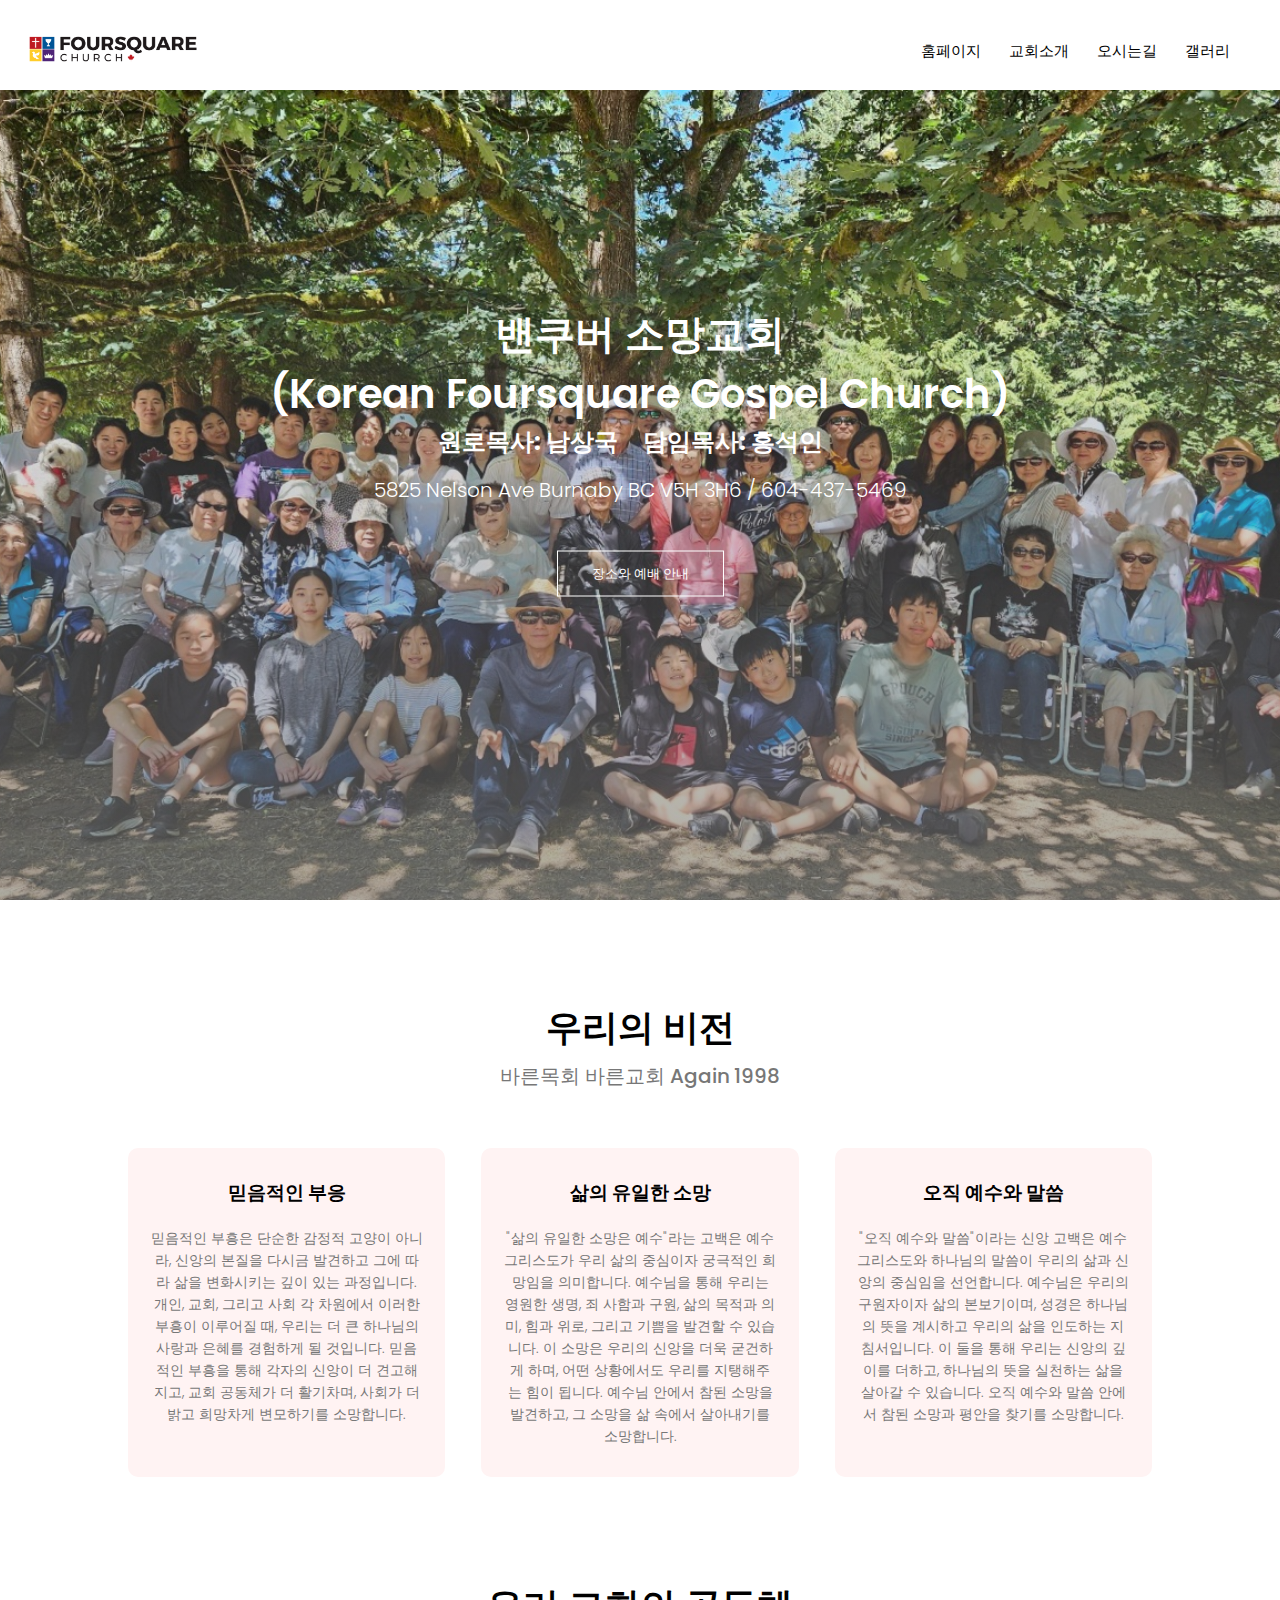
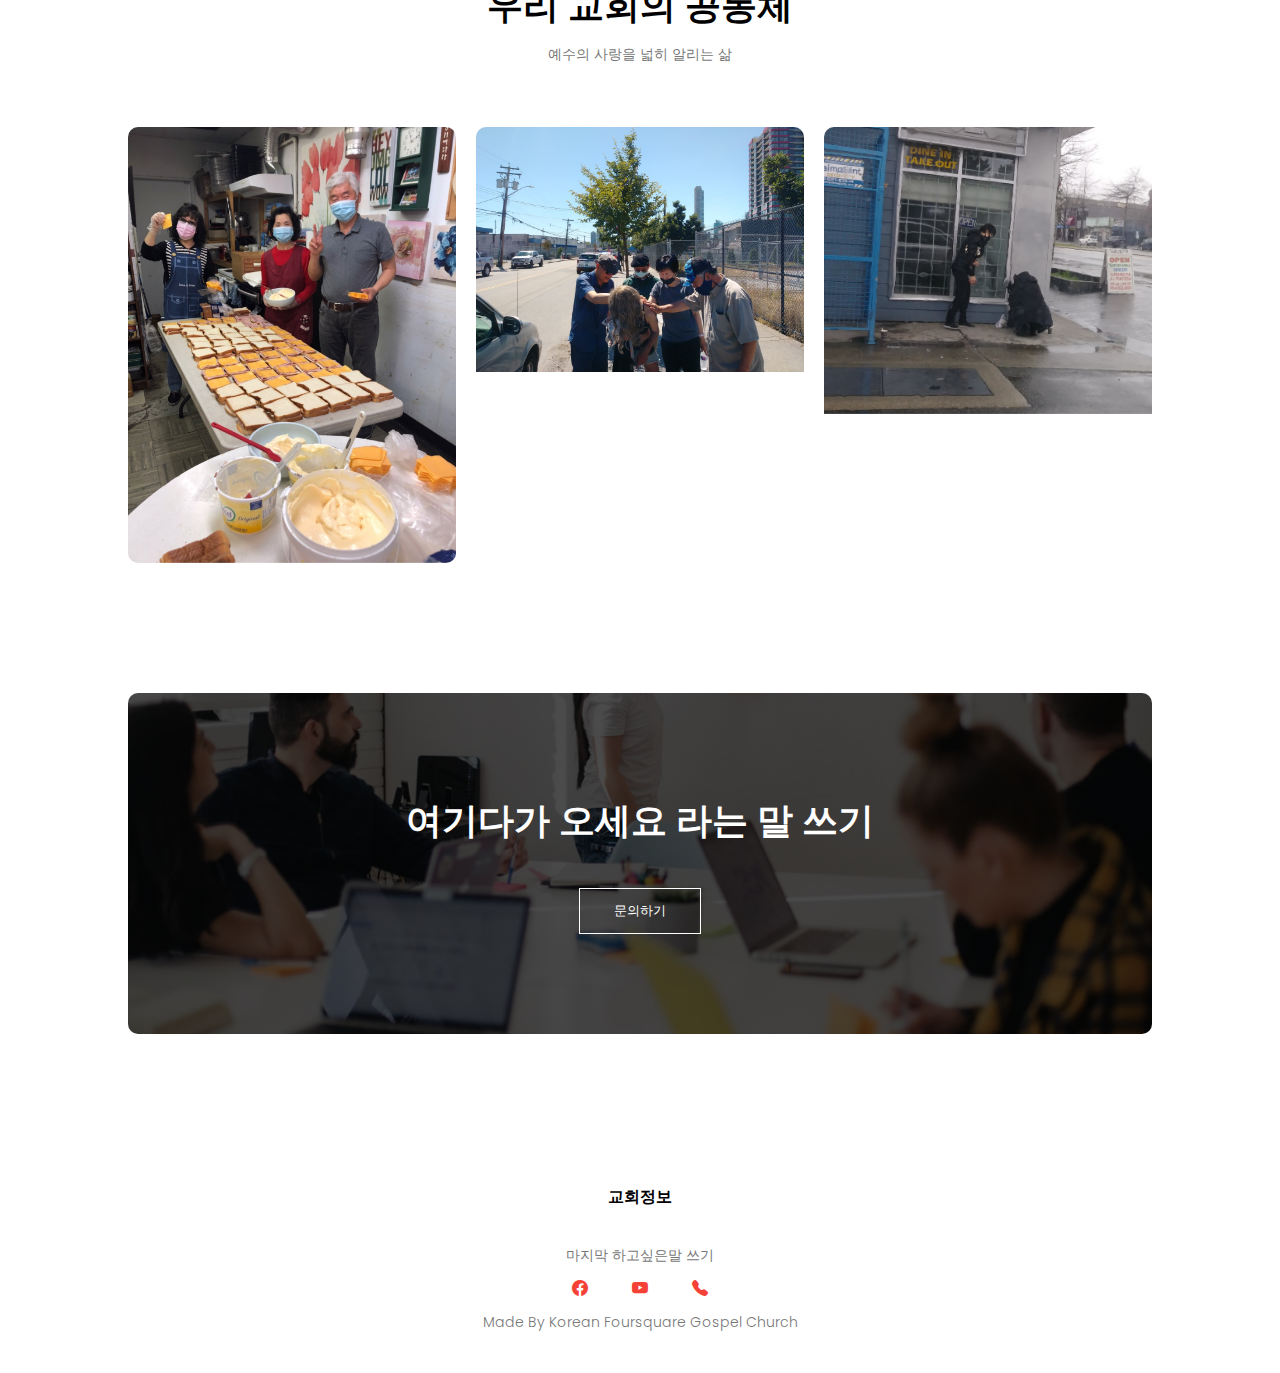
<file: index.html>
<!DOCTYPE html>
<html lang="en">

<head>
  <meta charset="UTF-8">
  <meta name="viewport" content="width=device-width, initial-scale=1.0">
  <title>Korean Foursquare Gospel Church</title>
  <link rel="stylesheet" href="style.css">
  <link rel="preconnect" href="https://fonts.googleapis.com">
  <link rel="preconnect" href="https://fonts.gstatic.com" crossorigin>
  <link href="https://fonts.googleapis.com/css2?family=Poppins:wght@100;200;300;400;600;700&display=swap"
    rel="stylesheet">
  <link rel="stylesheet" href="https://cdn.jsdelivr.net/npm/bootstrap-icons@1.11.3/font/bootstrap-icons.min.css">
</head>

<body>
  <section class="header">
    <nav>
      <a href="index.html"><img src="images/KFGC_homePage_logo.png" style="transform: scale(1.5);"></a>
      <div class="nav-links" id="navLinks">
        <i class="bi bi-x home-bi" onclick="hideMenu()"></i>

        <ul>
          <li><a href="/index.html">홈페이지</a></li>
          <li><a href="/about.html">교회소개</a></li>
          <li><a href="/direction.html">오시는길</a></li>
          <li><a href="/blog.html">갤러리</a></li>
        </ul>
      </div>
      <i class="bi bi-list home-bi" onclick="showMenu()"></i>
    </nav>

    <div class="text-box">
      <h1>밴쿠버 소망교회 <br> (Korean Foursquare Gospel Church)</h1>
      <h2>
        <span class="text-box-sub-header">원로목사: 남상국</span>
        <span class="text-box-sub-header">담임목사: 홍석인</span>
      </h2>

      <p>5825 Nelson Ave Burnaby BC V5H 3H6 / 604-437-5469</p>
      <a href="/direction.html" class="hero-btn">장소와 예배 안내</a>
    </div>

  </section>

  <!-- course -->

  <section class="course">
    <h1>우리의 비전</h1>
    <p class="course-subheader">바른목회 바른교회 Again 1998</p>
    <div class="row">
      <div class="course-col">
        <h3>믿음적인 부응</h3>
        <p>믿음적인 부흥은 단순한 감정적 고양이 아니라, 신앙의 본질을 다시금 발견하고 그에 따라 삶을 변화시키는 깊이 있는 과정입니다. 개인, 교회, 그리고 사회 각 차원에서 이러한 부흥이 이루어질 때,
          우리는 더 큰 하나님의 사랑과 은혜를 경험하게 될 것입니다. 믿음적인 부흥을 통해 각자의 신앙이 더 견고해지고, 교회 공동체가 더 활기차며, 사회가 더 밝고 희망차게 변모하기를 소망합니다.</p>
      </div>
      <div class="course-col">
        <h3>삶의 유일한 소망</h3>
        <p>"삶의 유일한 소망은 예수"라는 고백은 예수 그리스도가 우리 삶의 중심이자 궁극적인 희망임을 의미합니다. 예수님을 통해 우리는 영원한 생명, 죄 사함과 구원, 삶의 목적과 의미, 힘과 위로,
          그리고 기쁨을 발견할 수 있습니다. 이 소망은 우리의 신앙을 더욱 굳건하게 하며, 어떤 상황에서도 우리를 지탱해주는 힘이 됩니다. 예수님 안에서 참된 소망을 발견하고, 그 소망을 삶 속에서
          살아내기를 소망합니다.</p>
      </div>
      <div class="course-col">
        <h3>오직 예수와 말씀</h3>
        <p>"오직 예수와 말씀"이라는 신앙 고백은 예수 그리스도와 하나님의 말씀이 우리의 삶과 신앙의 중심임을 선언합니다. 예수님은 우리의 구원자이자 삶의 본보기이며, 성경은 하나님의 뜻을 계시하고 우리의
          삶을 인도하는 지침서입니다. 이 둘을 통해 우리는 신앙의 깊이를 더하고, 하나님의 뜻을 실천하는 삶을 살아갈 수 있습니다. 오직 예수와 말씀 안에서 참된 소망과 평안을 찾기를 소망합니다.</p>
      </div>
    </div>
  </section>


  <!-- campus -->

  <section class="campus">
    <h1>우리 교회의 공동체</h1>
    <p>예수의 사랑을 넓히 알리는 삶</p>

    <div class="row">
      <div class="campus-col">
        <img src="images/sandwich-making.png">
        <div class="layer">
          <h3>필요한이들을 위한 나눔</h3>
        </div>
      </div>
      <div class="campus-col">
        <img src="images/prayer-homeless.jpeg">
        <div class="layer">
          <h3>필요한이들을 위한 기도</h3>
        </div>
      </div>
      <div class="campus-col">
        <img src="images/initiative-with-his-love.png">
        <div class="layer">
          <h3>예수의 사랑으로 <br>먼저 다가가는 삶</h3>
        </div>
      </div>
    </div>
  </section>



  <!-- Call To Action -->

  <section class="cta">
    <!-- <h1>Enroll for our various online courses <br> ANYWHERE from the world</h1> -->
    <h1>여기다가 오세요 라는 말 쓰기</h1>
    <a href="" class="hero-btn">문의하기</a>
  </section>

  <!-- Footer -->
  <section class="footer">
    <!-- <h4>About Us</h4> -->
    <h4>교회정보</h4>
    <p>마지막 하고싶은말 쓰기</p>

    <div class="icons">
      <a href="https://www.facebook.com/somang.foursquare/">
        <i class="bi bi-facebook"></i>
      </a>
      <a href="https://www.youtube.com/@jwpark57">
        <i class="bi bi-youtube"></i>
      </a>
      <a href="7789528934">
        <i class="bi bi-telephone-fill"></i>
      </a>
    </div>
    <p>Made By Korean Foursquare Gospel Church</p>
  </section>


  <!-- Javascript for Toggle Menu -->

  <script>
    var navLinks = document.getElementById("navLinks");

    function showMenu() {
      navLinks.style.right = "0";
    }

    function hideMenu() {
      navLinks.style.right = "-200.5px";
    }


  </script>


</body>

</html>
</file>
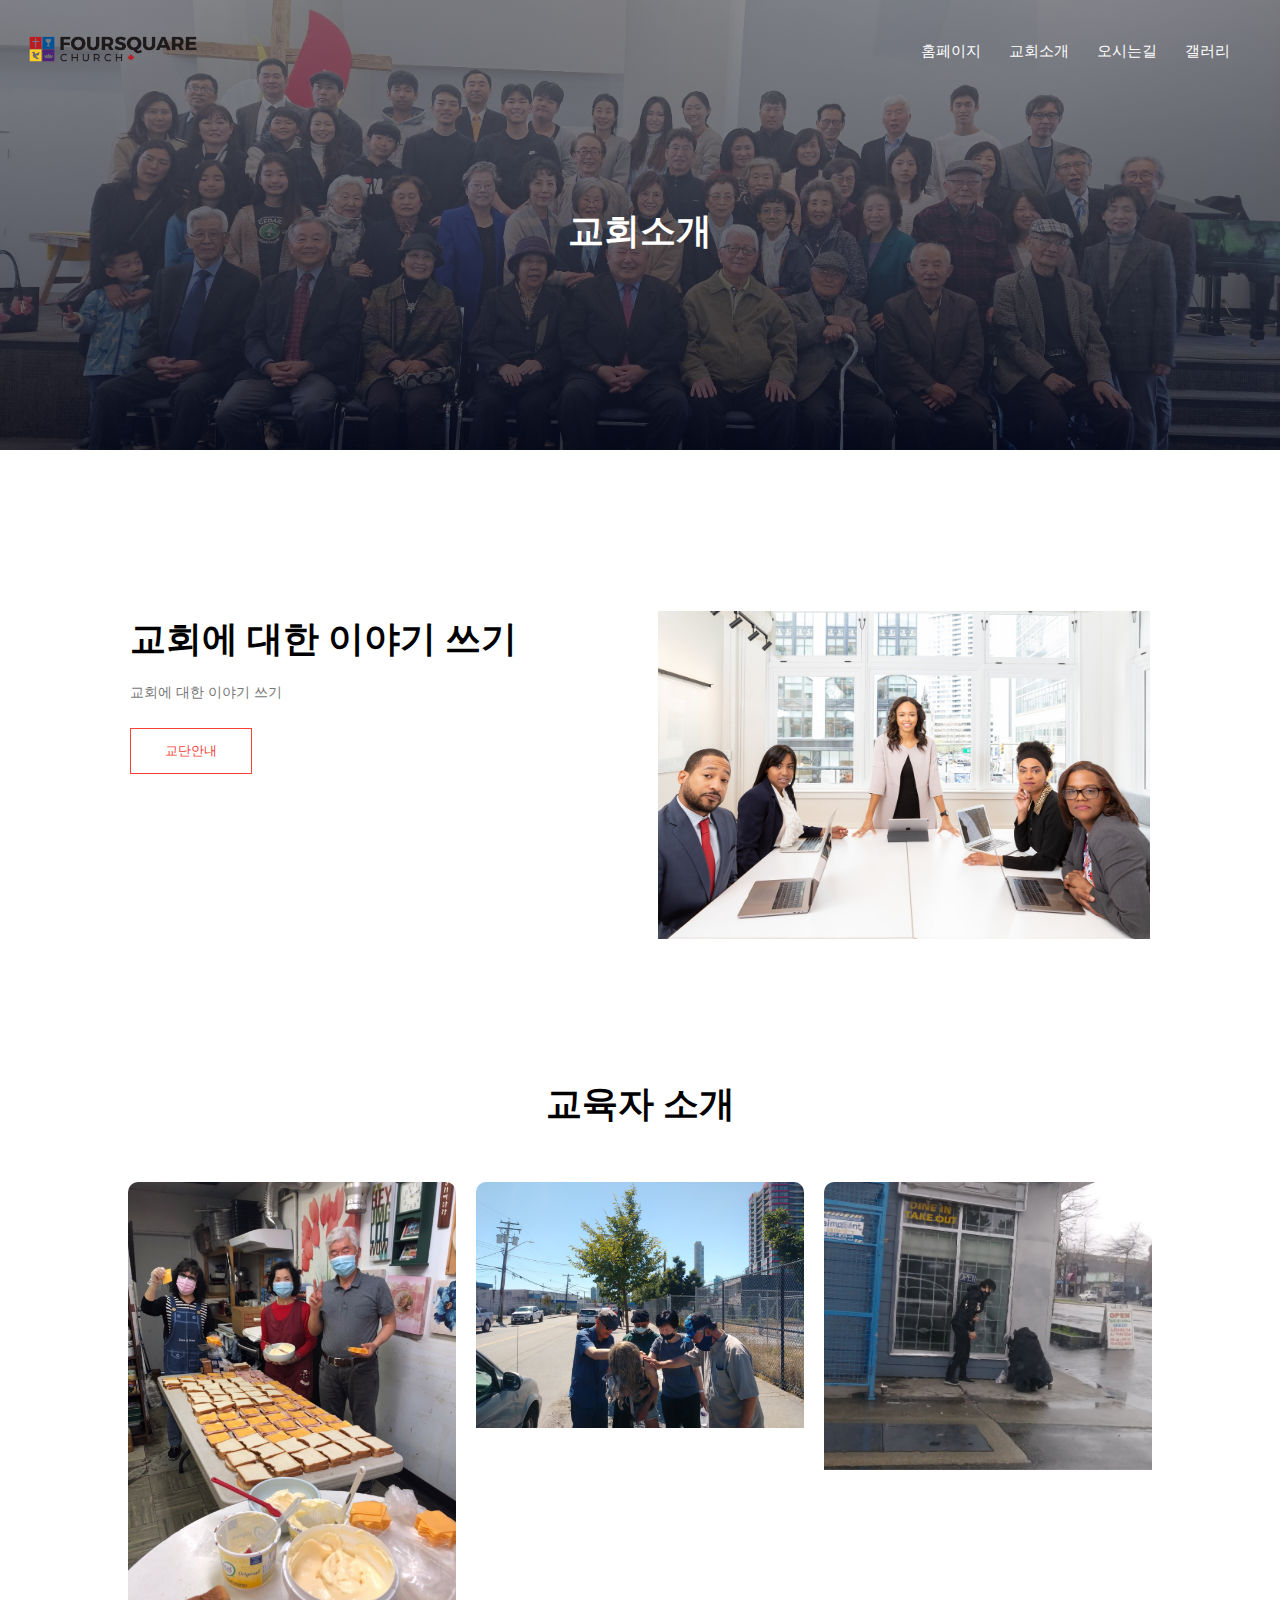
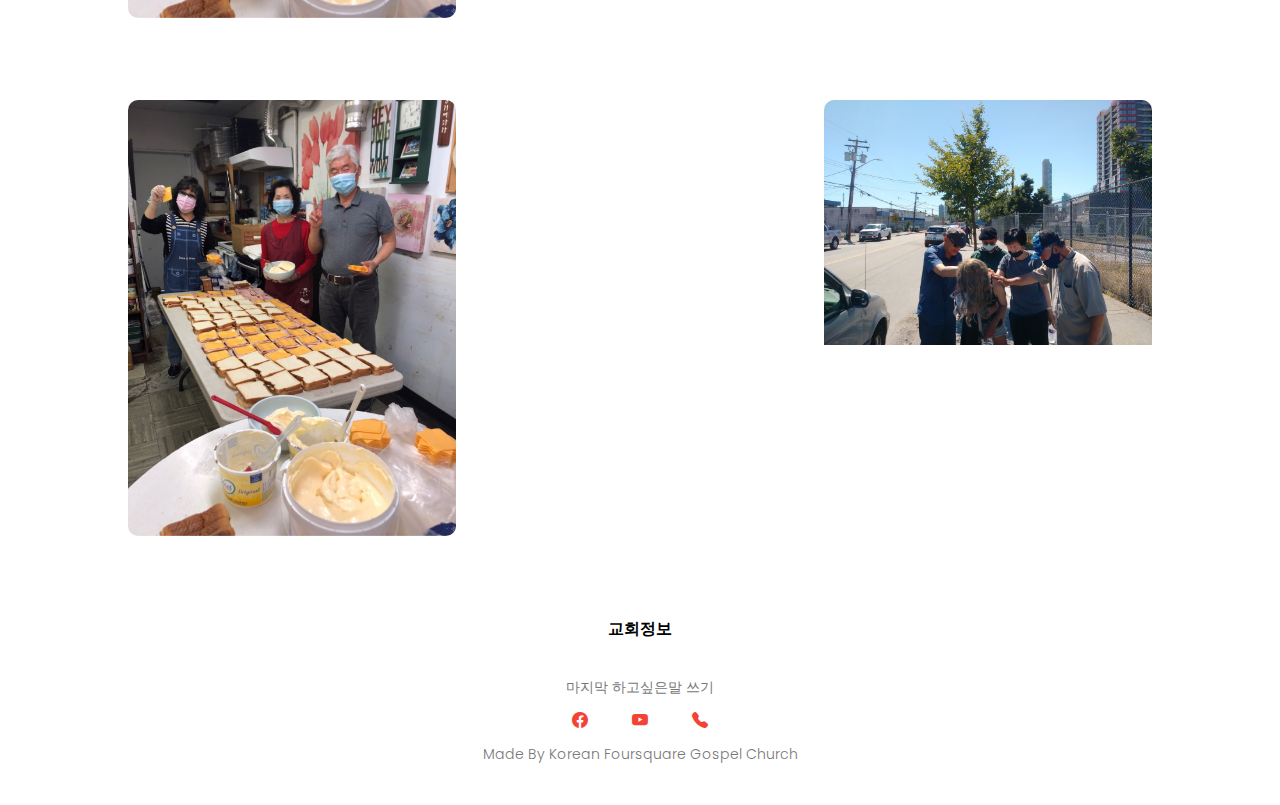
<file: about.html>
<!DOCTYPE html>
<html lang="en">

<head>
  <meta charset="UTF-8">
  <meta name="viewport" content="width=device-width, initial-scale=1.0">
  <title>Korean Foursquare Gospel Church</title>
  <link rel="stylesheet" href="style.css">
  <link rel="preconnect" href="https://fonts.googleapis.com">
  <link rel="preconnect" href="https://fonts.gstatic.com" crossorigin>
  <link href="https://fonts.googleapis.com/css2?family=Poppins:wght@100;200;300;400;600;700&display=swap"
    rel="stylesheet">
  <link rel="stylesheet" href="https://cdn.jsdelivr.net/npm/bootstrap-icons@1.11.3/font/bootstrap-icons.min.css">
</head>

<body>
  <section class="sub-header">
    <nav>
      <a href="index.html">
        <img src="images/KFGC_homePage_logo.png" style="transform: scale(1.5);">
      </a>
      <div class="nav-links" id="navLinks">
        <i class="bi bi-x" onclick="hideMenu()"></i>

        <ul>
          <li><a href="/index.html">홈페이지</a></li>
          <li><a href="/about.html">교회소개</a></li>
          <li><a href="/direction.html">오시는길</a></li>
          <li><a href="/blog.html">갤러리</a></li>
        </ul>
      </div>
      <i class="bi bi-list" onclick="showMenu()"></i>
    </nav>

    <h1>교회소개</h1>

  </section>


  <!-- About Us Content -->

  <section class="about-us">
    <div class="row">
      <div class="about-col">
        <h1>교회에 대한 이야기 쓰기</h1>
        <p>교회에 대한 이야기 쓰기</p>
        <a href="https://www.foursquare.ca/" class="hero-btn red-btn">교단안내</a>
      </div>
      <div class="about-col">
        <img src="images/about.jpg" alt="">
      </div>
    </div>
  </section>


  <section class="campus">
    <h1>교육자 소개</h1>


    <div class="row">
      <div class="campus-col">
        <img src="images/sandwich-making.png">
        <div class="layer">
          <h3>홍석인 목사</h3>
        </div>
      </div>
      <div class="campus-col">
        <img src="images/prayer-homeless.jpeg">
        <div class="layer">
          <h3>노승수 목사</h3>
        </div>
      </div>
      <div class="campus-col">
        <img src="images/initiative-with-his-love.png">
        <div class="layer">
          <h3>김지혜 전도사</h3>
        </div>
      </div>
    </div>
    <div class="row">
      <div class="campus-col">
        <img src="images/sandwich-making.png">
        <div class="layer">
          <h3>서주혜 전도사</h3>
        </div>
      </div>
      <div class="campus-col">
        <img src="images/prayer-homeless.jpeg">
        <div class="layer">
          <h3>선교사 이정석 목사</h3>
        </div>
      </div>

    </div>
  </section>





  <!-- Footer -->
  <section class="footer">
    <!-- <h4>About Us</h4> -->
    <h4>교회정보</h4>
    <p>마지막 하고싶은말 쓰기</p>

    <div class="icons">
      <a href="https://www.facebook.com/somang.foursquare/">
        <i class="bi bi-facebook"></i>
      </a>
      <a href="https://www.youtube.com/@jwpark57">
        <i class="bi bi-youtube"></i>
      </a>
      <a href="7789528934">
        <i class="bi bi-telephone-fill"></i>
      </a>
    </div>
    <p>Made By Korean Foursquare Gospel Church</p>
  </section>


  <!-- Javascript for Toggle Menu -->

  <script>
    var navLinks = document.getElementById("navLinks");

    function showMenu() {
      navLinks.style.right = "0";
    }

    function hideMenu() {
      navLinks.style.right = "-200.5px";
    }


  </script>


</body>

</html>
</file>
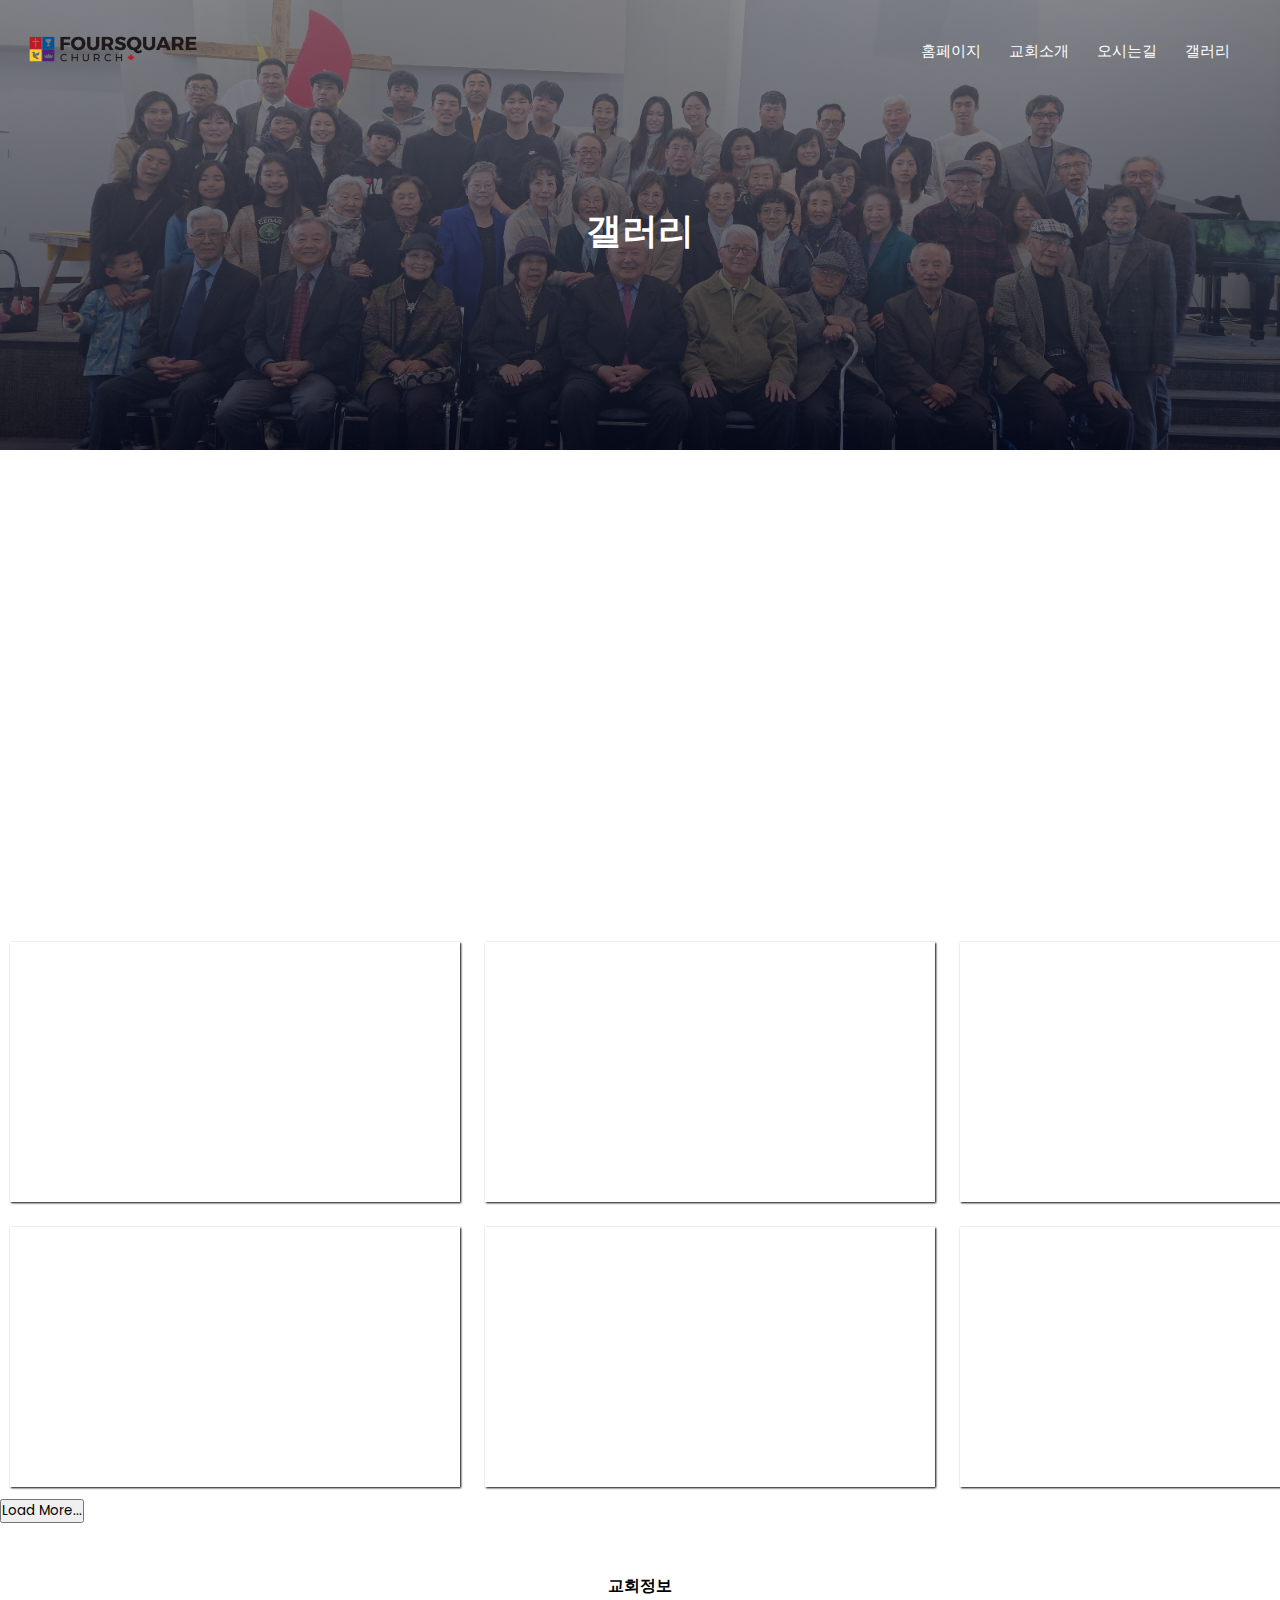
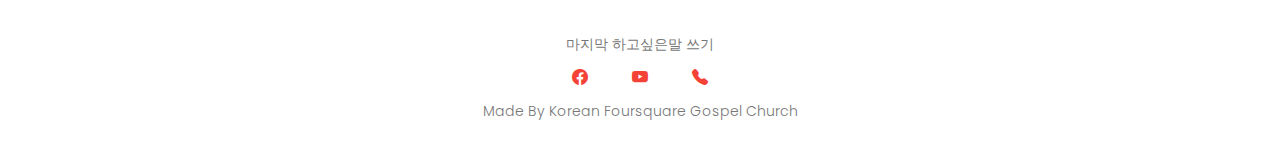
<file: blog.html>
<!DOCTYPE html>
<html lang="en">

<head>
  <meta charset="UTF-8">
  <meta name="viewport" content="width=device-width, initial-scale=1.0">
  <title>Korean Foursquare Gospel Church</title>
  <link rel="stylesheet" href="style.css">
  <link rel="preconnect" href="https://fonts.googleapis.com">
  <link rel="preconnect" href="https://fonts.gstatic.com" crossorigin>
  <link href="https://fonts.googleapis.com/css2?family=Poppins:wght@100;200;300;400;600;700&display=swap"
    rel="stylesheet">
  <link rel="stylesheet" href="https://cdn.jsdelivr.net/npm/bootstrap-icons@1.11.3/font/bootstrap-icons.min.css">
</head>

<body>
  <section class="sub-header">
    <nav>
      <a href="index.html"><img src="images/KFGC_homePage_logo.png" style="transform: scale(1.5);"></a>
      <div class="nav-links" id="navLinks">
        <i class="bi bi-x" onclick="hideMenu()"></i>

        <ul>
          <li><a href="/index.html">홈페이지</a></li>
          <li><a href="/about.html">교회소개</a></li>
          <li><a href="/direction.html">오시는길</a></li>
          <li><a href="/blog.html">갤러리</a></li>
        </ul>
      </div>
      <i class="bi bi-list" onclick="showMenu()"></i>
    </nav>

    <h1>갤러리</h1>

  </section>


  <section class="blog-content">
    <div className="gallary">
      <div className="top">
        <div className="bigVid">
          <iframe width="1000" height="475" src="https://www.youtube.com/embed/d8naCs2Dt10?si=7crE3EXGboXSa1xO"
            title="YouTube video player" frameborder="0"
            allow="accelerometer; autoplay; clipboard-write; encrypted-media; gyroscope; picture-in-picture; web-share"
            referrerpolicy="strict-origin-when-cross-origin" allowfullscreen></iframe>
        </div>
      </div>
      <div class="bottom">
        <div class="grid-item">
          <iframe width="450" height="253" src="https://www.youtube.com/embed/ZEo6KMNHBAU?si=qSLu9fnO0LIBTvZE"
            title="YouTube video player" frameborder="0"
            allow="accelerometer; autoplay; clipboard-write; encrypted-media; gyroscope; picture-in-picture; web-share"
            referrerpolicy="strict-origin-when-cross-origin" allowfullscreen></iframe>
        </div>
        <div class="grid-item">
          <iframe width="450" height="253" src="https://www.youtube.com/embed/DMDpkPoCMjc?si=xQNkb0QWTXyHIIk9"
            title="YouTube video player" frameborder="0"
            allow="accelerometer; autoplay; clipboard-write; encrypted-media; gyroscope; picture-in-picture; web-share"
            referrerpolicy="strict-origin-when-cross-origin" allowfullscreen></iframe>
        </div>
        <div class="grid-item">
          <iframe width="450" height="253" src="https://www.youtube.com/embed/cDTsy4j5Pf0?si=1rKobfjAUC4E9io-"
            title="YouTube video player" frameborder="0"
            allow="accelerometer; autoplay; clipboard-write; encrypted-media; gyroscope; picture-in-picture; web-share"
            referrerpolicy="strict-origin-when-cross-origin" allowfullscreen></iframe>
        </div>
        <div class="grid-item">
          <iframe width="450" height="253" src="https://www.youtube.com/embed/EPUMq5thaNs?si=4ovlXwgVqZiK_EPE"
            title="YouTube video player" frameborder="0"
            allow="accelerometer; autoplay; clipboard-write; encrypted-media; gyroscope; picture-in-picture; web-share"
            referrerpolicy="strict-origin-when-cross-origin" allowfullscreen></iframe>
        </div>
        <div class="grid-item">
          <iframe width="450" height="253" src="https://www.youtube.com/embed/P07lc8ETIFw?si=YrlfoUekqZhA7pEp"
            title="YouTube video player" frameborder="0"
            allow="accelerometer; autoplay; clipboard-write; encrypted-media; gyroscope; picture-in-picture; web-share"
            referrerpolicy="strict-origin-when-cross-origin" allowfullscreen></iframe>
        </div>
        <div class="grid-item">
          <iframe width="450" height="253" src="https://www.youtube.com/embed/ZZVVcU9sWp8?si=4Ngqy27apr5WJoid"
            title="YouTube video player" frameborder="0"
            allow="accelerometer; autoplay; clipboard-write; encrypted-media; gyroscope; picture-in-picture; web-share"
            referrerpolicy="strict-origin-when-cross-origin" allowfullscreen></iframe>
        </div>
      </div>
      <div>
        <button onClick={clickMe}>Load More...</button>
      </div>
    </div>
  </section>


  <!-- Footer -->
  <section class="footer">
    <!-- <h4>About Us</h4> -->
    <h4>교회정보</h4>
    <p>마지막 하고싶은말 쓰기</p>

    <div class="icons">
      <a href="https://www.facebook.com/somang.foursquare/">
        <i class="bi bi-facebook"></i>
      </a>
      <a href="https://www.youtube.com/@jwpark57">
        <i class="bi bi-youtube"></i>
      </a>
      <a href="7789528934">
        <i class="bi bi-telephone-fill"></i>
      </a>
    </div>
    <p>Made By Korean Foursquare Gospel Church</p>
  </section>


  <!-- Javascript for Toggle Menu -->

  <script>
    var navLinks = document.getElementById("navLinks");

    function showMenu() {
      navLinks.style.right = "0";
    }

    function hideMenu() {
      navLinks.style.right = "-200.5px";
    }


  </script>


</body>

</html>
</file>
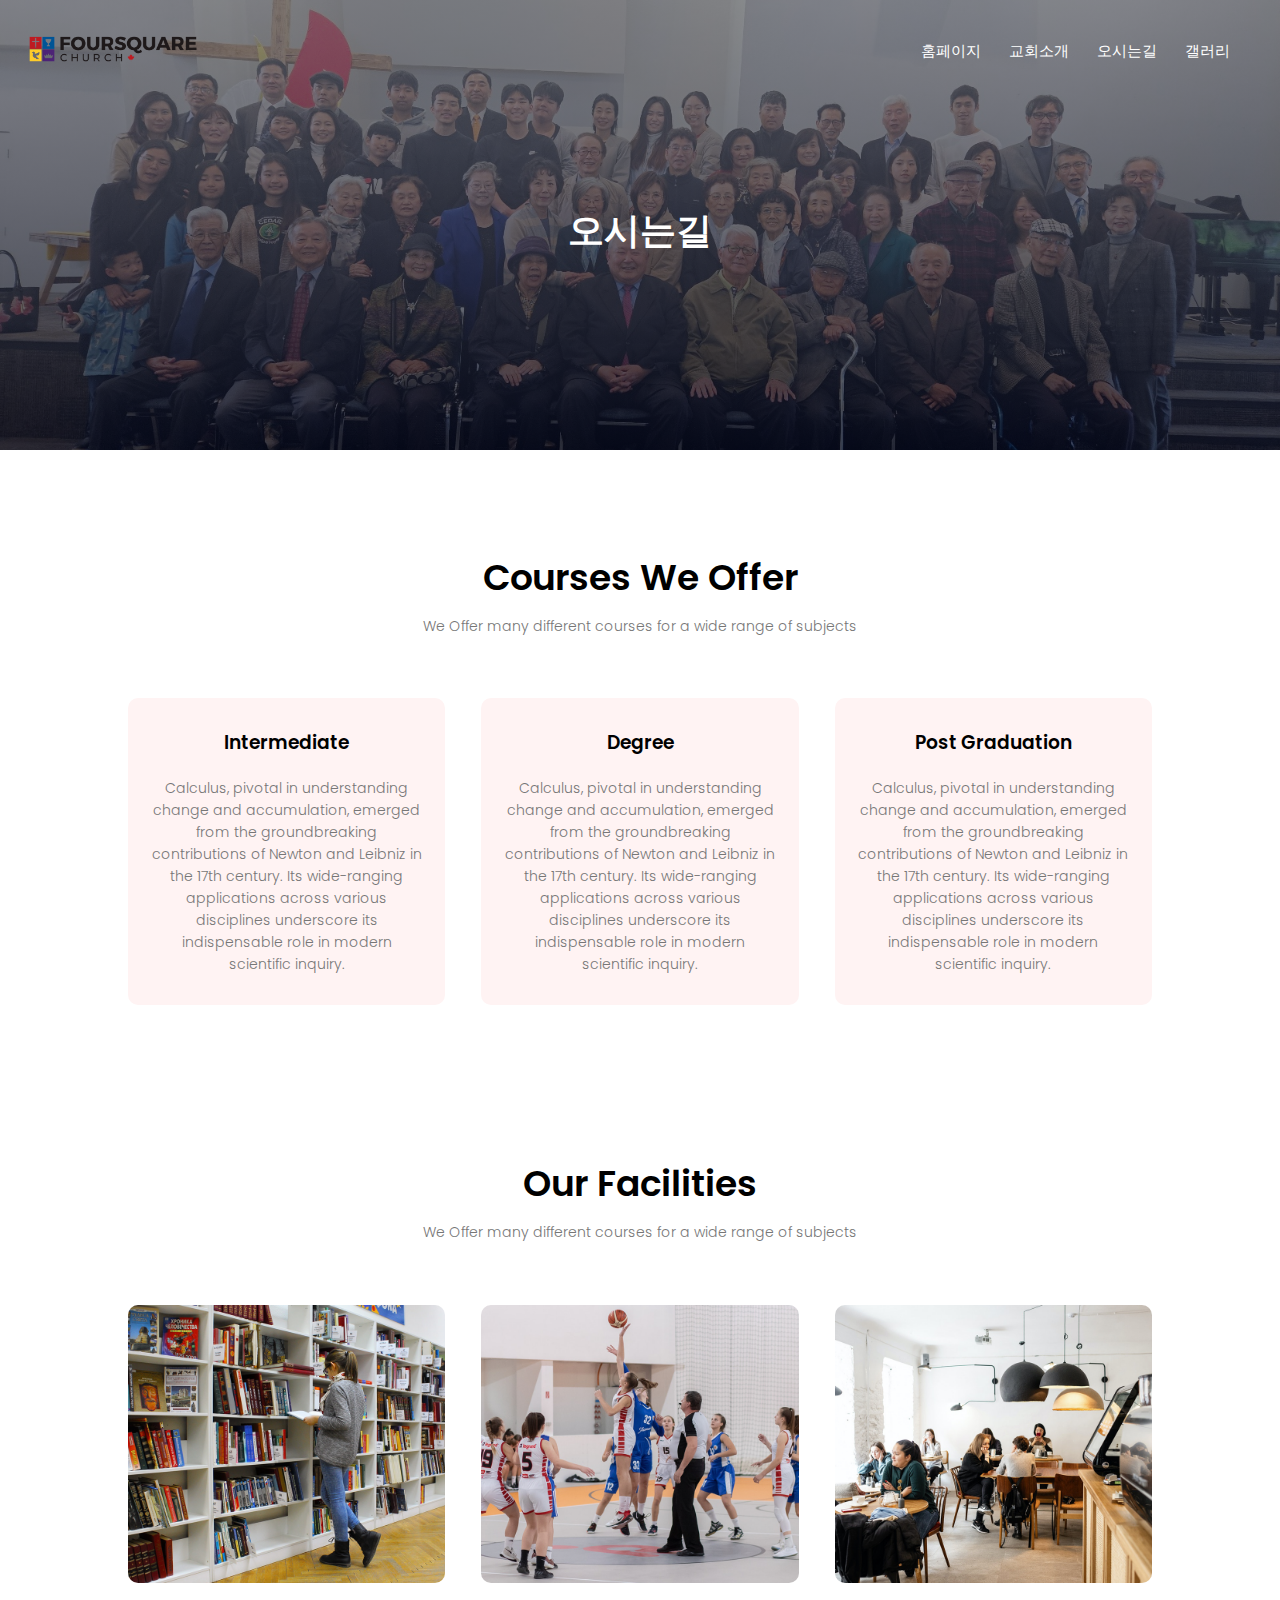
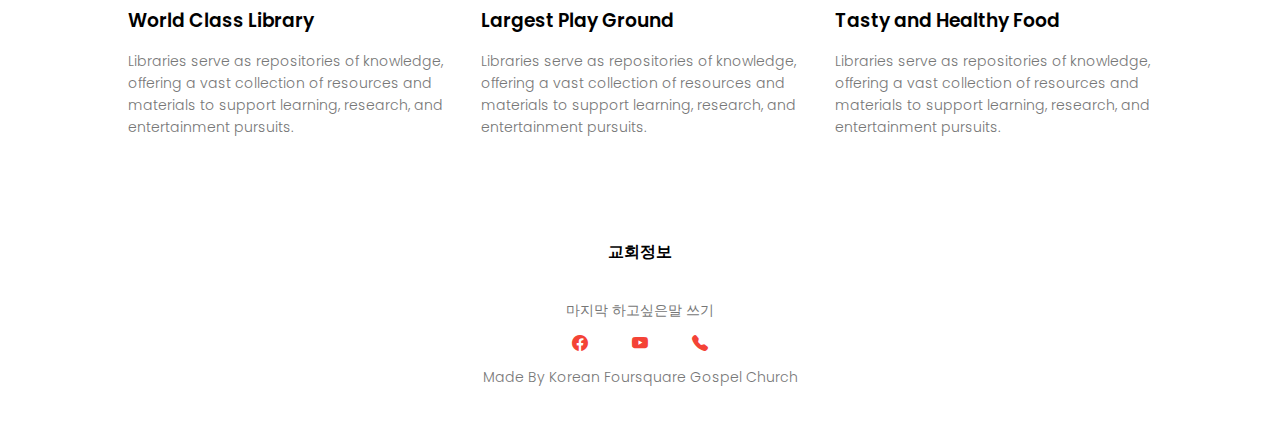
<file: course.html>
<!DOCTYPE html>
<html lang="en">

<head>
  <meta charset="UTF-8">
  <meta name="viewport" content="width=device-width, initial-scale=1.0">
  <title>Korean Foursquare Gospel Church</title>
  <link rel="stylesheet" href="style.css">
  <link rel="preconnect" href="https://fonts.googleapis.com">
  <link rel="preconnect" href="https://fonts.gstatic.com" crossorigin>
  <link href="https://fonts.googleapis.com/css2?family=Poppins:wght@100;200;300;400;600;700&display=swap"
    rel="stylesheet">
  <link rel="stylesheet" href="https://cdn.jsdelivr.net/npm/bootstrap-icons@1.11.3/font/bootstrap-icons.min.css">
</head>

<body>
  <section class="sub-header">
    <nav>
      <a href="index.html"><img src="images/KFGC_homePage_logo.png" style="transform: scale(1.5);"></a>
      <div class="nav-links" id="navLinks">
        <i class="bi bi-x" onclick="hideMenu()"></i>

        <ul>
          <li><a href="/index.html">홈페이지</a></li>
          <li><a href="/about.html">교회소개</a></li>
          <li><a href="/direction.html">오시는길</a></li>
          <li><a href="/blog.html">갤러리</a></li>
        </ul>
      </div>
      <i class="bi bi-list" onclick="showMenu()"></i>
    </nav>

    <h1>오시는길</h1>

  </section>


  <!-- Course -->

  <section class="course">
    <h1>Courses We Offer</h1>
    <p>We Offer many different courses for a wide range of subjects</p>
    <div class="row">
      <div class="course-col">
        <h3>Intermediate</h3>
        <p>Calculus, pivotal in understanding change and accumulation, emerged from the groundbreaking contributions of
          Newton and Leibniz in the 17th century. Its wide-ranging applications across various disciplines underscore
          its indispensable role in modern scientific inquiry.</p>
      </div>
      <div class="course-col">
        <h3>Degree</h3>
        <p>Calculus, pivotal in understanding change and accumulation, emerged from the groundbreaking contributions of
          Newton and Leibniz in the 17th century. Its wide-ranging applications across various disciplines underscore
          its indispensable role in modern scientific inquiry.</p>
      </div>
      <div class="course-col">
        <h3>Post Graduation</h3>
        <p>Calculus, pivotal in understanding change and accumulation, emerged from the groundbreaking contributions of
          Newton and Leibniz in the 17th century. Its wide-ranging applications across various disciplines underscore
          its indispensable role in modern scientific inquiry.</p>
      </div>
    </div>
  </section>



  <!-- facilities -->

  <section class="facilities">
    <h1>Our Facilities</h1>
    <p>We Offer many different courses for a wide range of subjects</p>

    <div class="row">
      <div class="facilities-col">
        <img src="images/library.png">
        <h3>World Class Library</h3>
        <p>
          Libraries serve as repositories of knowledge, offering a vast collection of resources and materials to support
          learning, research, and entertainment pursuits.</p>
      </div>

      <div class="facilities-col">
        <img src="images/basketball.png ">
        <h3>Largest Play Ground</h3>
        <p>
          Libraries serve as repositories of knowledge, offering a vast collection of resources and materials to support
          learning, research, and entertainment pursuits.</p>
      </div>

      <div class="facilities-col">
        <img src="images/cafeteria.png">
        <h3>Tasty and Healthy Food</h3>
        <p>
          Libraries serve as repositories of knowledge, offering a vast collection of resources and materials to support
          learning, research, and entertainment pursuits.</p>
      </div>
    </div>
  </section>



  <!-- Footer -->
  <section class="footer">
    <!-- <h4>About Us</h4> -->
    <h4>교회정보</h4>
    <p>마지막 하고싶은말 쓰기</p>

    <div class="icons">
      <a href="https://www.facebook.com/somang.foursquare/">
        <i class="bi bi-facebook"></i>
      </a>
      <a href="https://www.youtube.com/@jwpark57">
        <i class="bi bi-youtube"></i>
      </a>
      <a href="7789528934">
        <i class="bi bi-telephone-fill"></i>
      </a>
    </div>
    <p>Made By Korean Foursquare Gospel Church</p>
  </section>


  <!-- Javascript for Toggle Menu -->

  <script>
    var navLinks = document.getElementById("navLinks");

    function showMenu() {
      navLinks.style.right = "0";
    }

    function hideMenu() {
      navLinks.style.right = "-200.5px";
    }


  </script>


</body>

</html>
</file>
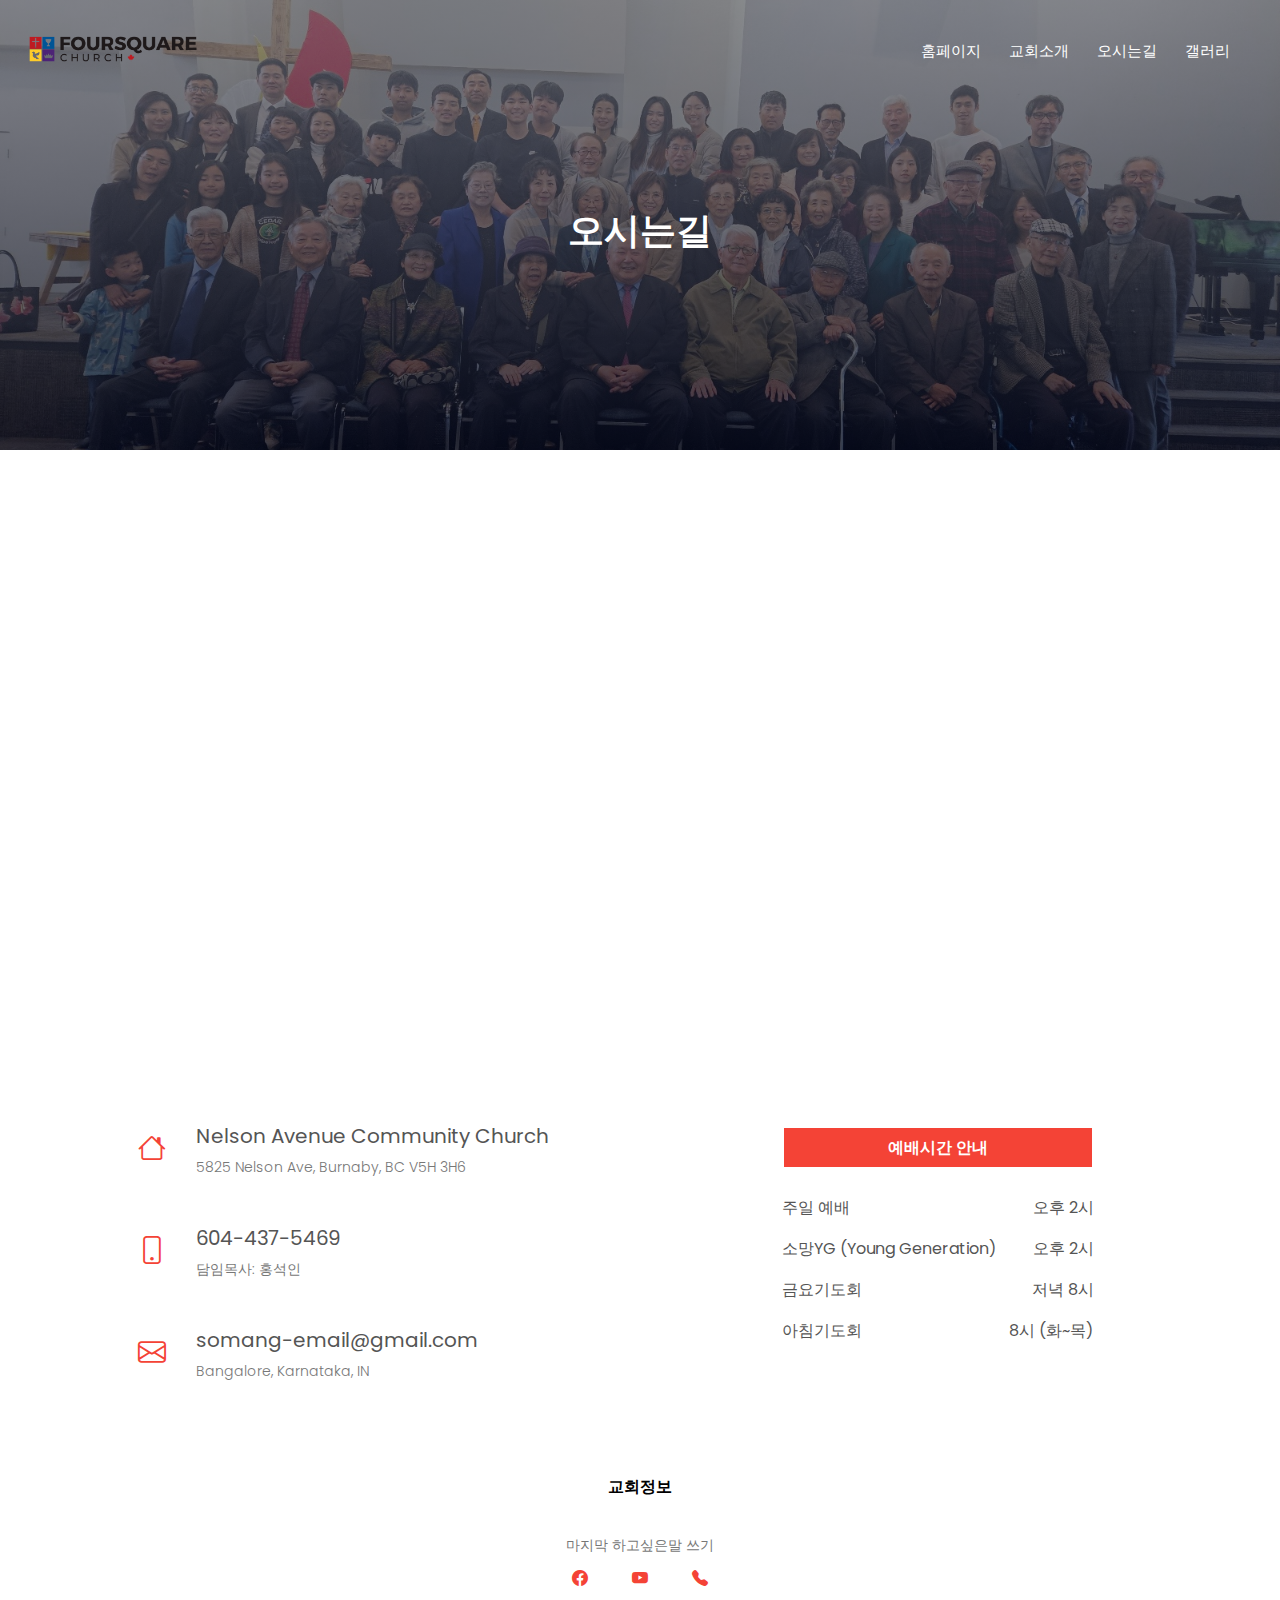
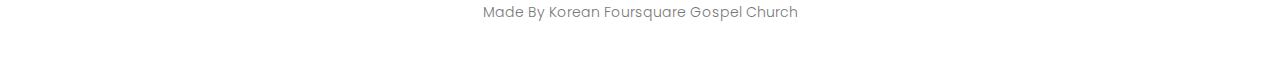
<file: direction.html>
<!DOCTYPE html>
<html lang="en">

<head>
  <meta charset="UTF-8">
  <meta name="viewport" content="width=device-width, initial-scale=1.0">
  <title>Korean Foursquare Gospel Church</title>
  <link rel="stylesheet" href="style.css">
  <link rel="preconnect" href="https://fonts.googleapis.com">
  <link rel="preconnect" href="https://fonts.gstatic.com" crossorigin>
  <link href="https://fonts.googleapis.com/css2?family=Poppins:wght@100;200;300;400;600;700&display=swap"
    rel="stylesheet">
  <link rel="stylesheet" href="https://cdn.jsdelivr.net/npm/bootstrap-icons@1.11.3/font/bootstrap-icons.min.css">
</head>

<body>

  <section class="sub-header">
    <nav>
      <a href="index.html"><img src="images/KFGC_homePage_logo.png" style="transform: scale(1.5);"></a>
      <div class="nav-links" id="navLinks">
        <i class="bi bi-x" onclick="hideMenu()"></i>

        <ul>
          <li><a href="/index.html">홈페이지</a></li>
          <li><a href="/about.html">교회소개</a></li>
          <li><a href="/course.html">오시는길</a></li>
          <li><a href="/blog.html">갤러리</a></li>
        </ul>
      </div>
      <i class="bi bi-list" onclick="showMenu()"></i>
    </nav>

    <h1>오시는길</h1>

  </section>


  <!-- Contact Us Content -->

  <section class="location">
    <iframe
      src="https://www.google.com/maps/embed?pb=!1m18!1m12!1m3!1d5210.725220818758!2d-122.99750728800637!3d49.231613971265865!2m3!1f0!2f0!3f0!3m2!1i1024!2i768!4f13.1!3m3!1m2!1s0x54867657c7de8aa9%3A0xd78f4a9d884f7cd3!2sNelson%20Avenue%20Community%20Church!5e0!3m2!1sen!2sca!4v1716060033356!5m2!1sen!2sca"
      width="600" height="450" style="border:0;" allowfullscreen="" loading="lazy"
      referrerpolicy="no-referrer-when-downgrade"></iframe>
  </section>

  <section class="contact-us">
    <div class="row">


      <div class="left">
        <div class="contact-col">
          <div>
            <i class="bi bi-house"></i>
            <span>
              <h5>Nelson Avenue Community Church</h5>
              <p>5825 Nelson Ave, Burnaby, BC V5H 3H6</p>
            </span>
          </div>
        </div>
        <div class="contact-col">
          <div>
            <i class="bi bi-phone"></i>
            <span>
              <h5>604-437-5469</h5>
              <p>담임목사: 홍석인</p>
            </span>
          </div>
        </div>
        <div class="contact-col">
          <div>
            <i class="bi bi-envelope"></i>
            <span>
              <h5>somang-email@gmail.com</h5>
              <p>Bangalore, Karnataka, IN</p>
            </span>
          </div>
        </div>
      </div>


      <div class="blog-right">
        <h3>예배시간 안내</h3>
        <div>
          <span>주일 예배</span>
          <span>오후 2시</span>
        </div>
        <div>
          <span>소망YG (Young Generation)</span>
          <span>오후 2시</span>
        </div>
        <div>
          <span>금요기도회</span>
          <span>저녁 8시</span>
        </div>
        <div>
          <span>아침기도회</span>
          <span>8시 (화~목)</span>
        </div>

      </div>


    </div>
  </section>





  <!-- Footer -->
  <section class="footer">
    <!-- <h4>About Us</h4> -->
    <h4>교회정보</h4>
    <p>마지막 하고싶은말 쓰기</p>

    <div class="icons">
      <a href="https://www.facebook.com/somang.foursquare/">
        <i class="bi bi-facebook"></i>
      </a>
      <a href="https://www.youtube.com/@jwpark57">
        <i class="bi bi-youtube"></i>
      </a>
      <a href="7789528934">
        <i class="bi bi-telephone-fill"></i>
      </a>
    </div>
    <p>Made By Korean Foursquare Gospel Church</p>
  </section>


  <!-- Javascript for Toggle Menu -->

  <script>
    var navLinks = document.getElementById("navLinks");

    function showMenu() {
      navLinks.style.right = "0";
    }

    function hideMenu() {
      navLinks.style.right = "-200.5px";
    }


  </script>


</body>

</html>
</file>
<file: style.css>
* {
  margin: 0;
  padding: 0;
  font-family: 'Poppins', sans-serif;
}


.header {
  min-height: 100vh;
  width: 100%;
  background: linear-gradient( rgba(255, 255, 255, 0), rgba(124, 124, 124, 0.7)), url('images/bg2.jpeg');
  background-position: center;
  background-position-y: 90px;
  background-size: cover;
  background-repeat: no-repeat;
  position: relative;
}

nav {
  display: flex;
  padding: 2% 3%;
  justify-content: space-between;
  align-items: center;
}

nav img {
  width: 150px;
}

.nav-links {
  flex: 1;
  text-align: right;
}

.nav-links ul li {
  list-style: none;
  display: inline-block;
  padding: 8px 12px;
  position: relative;
}

.nav-links ul li a {
  color: black;
  text-decoration: none;
  font-size: 15px;
}

.nav-links ul li::after {
  content: '';
  width: 0%;
  height: 2px;
  background: #000000;
  display: block;
  margin: auto;
  transition: 0.5s;
}

.nav-links ul li:hover::after {
  width: 100%;
}

.text-box {
  width: 90%;
  color: #fff;
  position: absolute;
  top: 50%;
  left: 50%;
  transform: translate(-50%, -50%);
  text-align: center;
}

.text-box h1 {
  font-size: 40px;
}

.text-box .text-box-sub-header {
  margin-right: 20px;
}

.text-box p {
  margin: 10px 0 40px;
  font-size: 20px;
  color: #fff;
}

.hero-btn {
  display: inline-block;
  text-decoration: none;
  color: #fff;
  border: 1px solid #fff;
  padding: 12px 34px;
  font-size: 13px;
  background: transparent;
  position: relative;
  cursor: pointer;
}

.hero-btn:hover {
  border: 1px solid #f44336;
  background: #f44336;
  transition: 1s;
}

/* hide the icons for website */
nav .bi {
  display: none;
}

@media(max-width: 700px) {
  .text-box h1 {
    font-size: 20px;
  }

  .text-box h2 {
    font-size: 20px;
  }

  .text-box p {
    font-size: 20px;
  }

  .header .home-bi {
    color: #000000;
  }


  .nav-links ul li {
    /* this makes a new line below itself  */
    display: block;
  }
  .nav-links {
    /* this will make the links stay at the same location even when scrolling */
    position: fixed;
    background: #f44336;
    height: 100vh;
    width: 200px;
    top: 0;
    right: -200.5px;
    text-align: left;
    z-index: 2;
    transition: 1s;
  }

  nav .bi {
    /* to make it into columns */
    display: inline;
    color: #fff;
    margin: 4px;
    font-size: 30px;
    cursor: pointer;
  }

  .nav-links ul {
    padding: 20px;
  }
}


/* course */

.course {
  width: 80%;
  margin: auto;
  text-align: center;
  padding-top: 100px;
}

.course .course-subheader {
  font-size: 20px;
  font-weight: 500;
}

h1 {
  font-size: 36px;
  font-weight: 600;
}

p {
  color: #777;
  font-size: 14px;
  font-weight: 300;
  line-height: 22px;
  padding: 10px;
}

.row {
  margin-top: 5%;
  display: flex;
  justify-content: space-between;
}

.course-col {
  /* not sure */
  flex-basis: 31%;
  background: #fff3f3;
  border-radius: 10px;
  margin-bottom: 5%;
  padding: 20px 12px;
  /* not sure */
  box-sizing: border-box;
}

h3 {
  text-align: center;
  font-weight: 600;
  margin: 10px;
}

.course-col:hover {
  box-shadow: 0 0 20px 0px rgba(0,0,0,0.2);
  transition: 0.5;
}

@media(max-width: 700px) {
  .row {
    flex-direction: column;
  }
}


/* campus */

.campus {
  width: 80%;
  margin: auto;
  text-align: center;
  padding-top: 50px;
}

.campus-col {
  flex-basis: 32%;;
  border-radius: 10px;
  margin-bottom: 30px;
  position: relative;
  overflow: hidden;
}

.campus-col img {
  width: 100%;
  display: block;
}

.layer {
  background: transparent;
  height: 100%;
  width: 100%;
  position: absolute;
  top: 0;
  left: 0;
  transition: 0.5s;
}

.layer:hover {
  background: rgba(0, 151, 226, 0.7);
}

.layer h3 {
  width: 100%;
  font-weight: 500;
  color: white;
  font-size: 26px;
  bottom: 0;
  left: 50%;
  transform: translateX(-50%);
  position: absolute;
  opacity: 0;
  transition: 0.5s;
}

.layer:hover h3 {
  bottom: 19%;
  opacity: 1;
}

/* facilities */

.facilities {
  width: 80%;
  margin: auto;
  text-align: center;
  padding-top: 100px;
}

.facilities-col {
  flex-basis: 31%;
  border-radius: 10px;
  margin-bottom: 5%;
  text-align: left;
}

.facilities-col img {
  width: 100%;
  border-radius: 10px;
}

.facilities-col p {
  padding: 0;
}

.facilities-col h3 {
  width: 100%;
  margin: auto;
  margin-top: 16px;
  margin-bottom: 15px;
  text-align: left;
}

/* testimonials */

.testimonials {
  width: 80%;
  margin: auto;
  padding-top: 100px;
  text-align: center;
}

.testimonials-col {
  flex-basis: 44%;
  border-radius: 10px;
  margin-bottom: 5%;
  text-align: left;
  background: #fff3f3;
  padding: 25px;
  cursor: pointer;
  display: flex;
}

.testimonials-col img {
  height: 40px;
  margin-left: 5px;
  margin-right: 30px;
  border-radius: 50%;
}

.testimonials-col p {
  padding: 0;
}

.testimonials-col h3 {
  width: 100%;
  margin: auto;
  margin-top: 15px;
  text-align: left;
}

.testimonials-col .bi {
  color: #f44336;
}

@media (max-width: 700px) {
  .testimonials-col img {
   
    margin-left: 0px;
    margin-right: 15px;

  }
}

/* call to action */
.cta {
  margin: 100px auto;
  width: 80%;
  background: linear-gradient(rgba(0,0,0,0.7), rgba(0,0,0,0.7)), url('images/banner2.jpg');
  background-position: center;
  background-size: cover;
  border-radius: 10px;
  text-align: center;
  padding: 100px 0;

}

.cta h1 {
  color: #fff;
  margin-bottom: 40px;
  padding: 0;
}

@media (max-width: 700px) {
  .cta h1 {
    font-size: 24px;
  }
}

/* footer */

.footer {
  width: 100%;
  text-align: center;
  padding: 30px 0;
}

.footer h4 {
  margin-bottom: 25px;
  margin-top: 20px;
  font-weight: 600;
}

.footer a {
  text-decoration: none;
}



.icons .bi {
  color: #f44336;
  margin: 0 20px;
  cursor: pointer;
  padding: 18px 0;
}

.bi-heart {
  color: #f44336;
}

/* About Us Page */


.sub-header {
  height: 50vh;
  width: 100%;
  background: linear-gradient(rgba(100, 104, 117, 0.7),rgba(4,9,30,0.7)), url('images/bg1.jpeg');
  background-position: center;
  background-size: cover;
  text-align: center;
  color: #fff;
}

.sub-header h1 {
  margin-top: 100px;
}

.sub-header .nav-links ul li a {
  color: #fff;
}

.sub-header .nav-links ul li::after {
  content: '';
  width: 0%;
  height: 2px;
  background: #ffffff;
  display: block;
  margin: auto;
  transition: 0.5s;
}

.sub-header .nav-links ul li:hover::after {
  width: 100%;
}

.about-us {
  width: 80%;
  margin: auto;
  padding-top: 80px;
  padding-bottom: 50px;
}

.about-col {
  flex-basis: 48%;
  padding: 30px 2px;
}

.about-us img {
  width: 100%;
}

.about-col h1 {
  padding-top: 0px;
}

.about-col p {
  padding: 15px 0 25px;
}

.red-btn {
  border: 1px solid #f44336;
  background: transparent;
  color: #f44336;
}

.red-btn:hover {
  color: white;
}

/* blog content */

.gallary {
  display: flex;
  flex-direction: column;
  align-items: center;
  justify-content: center;
  padding: 10px;
}

.top {
  box-shadow: 2px 2px 4px #000000;
}

.bottom {
  display: grid;
  grid-template-columns: auto auto auto;
  padding: 10px;
  gap: 25px 25px;
}

.grid-item {
  box-shadow: 1px 1px 2px #000000;
}


/* contact us page */

.location {
  width: 80%;
  margin: auto;
  padding: 80px 0;
}

.location iframe {
  width: 100%;
}

.contact-us {
  width: 80%;
  margin: auto;
}



.contact-col {
  flex-basis: 90%;
  margin-bottom: 30px;
}

.contact-col div {
  display: flex;
  align-items: center;
  margin-bottom: 40px;
}

.contact-col div .bi {
  font-size: 28px;
  color: #f44336;
  margin: 10px;
  margin-right: 30px;
}

.contact-col div p {
  padding: 0;
}

.contact-col div h5 {
  font-size: 20px;
  margin-bottom: 5px;
  color: #555;
  font-weight: 400;
}

.contact-col input, .contact-col textarea {
  width: 100%;
  padding: 15px;
  margin-bottom: 17px;
  outline: none;
  border: 1px solid #ccc;
  box-sizing: border-box;
}


.contact-us div .right {
  margin-left: 40px;
}

@media (max-width: 700px) {
  .contact-us div .right { 
    margin-left: 0px;
  }

  .sub-header .nav-links ul li::after {
    height: 0px;
  }

  .header .nav-links ul li::after {
    height: 0px;
  }
  
}

.blog-right {
  flex-basis: 32%;
  margin-right: 50px;
}

.blog-right h3 {
  background: #f44336;
  color: #fff;
  padding: 7px 0;
  font-size: 16px;
  margin-bottom: 20px;
}

.blog-right div {
  display: flex;
  align-items: center;
  justify-content: space-between;
  color: #555;
  padding: 8px;
  box-sizing: border-box;
}
</file>
